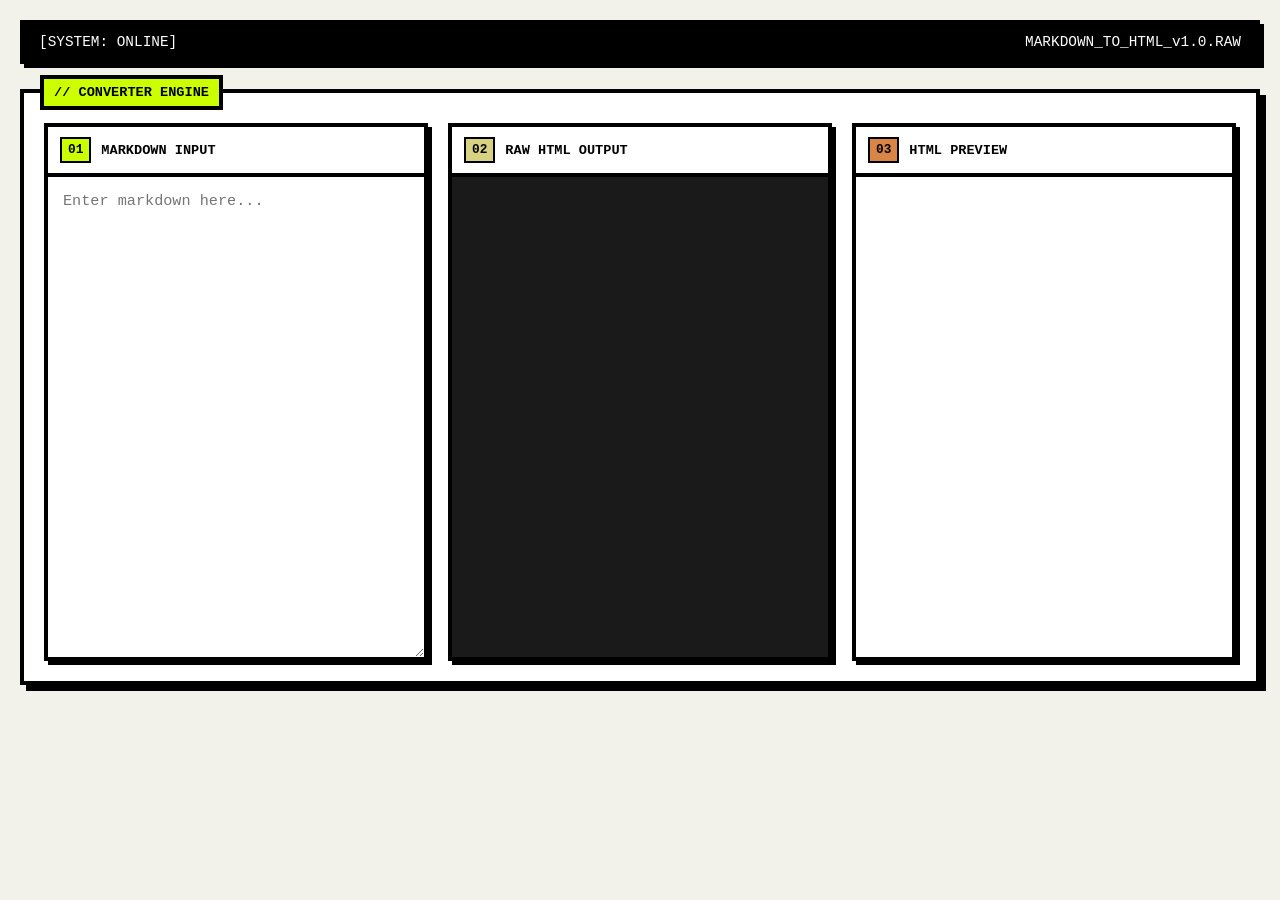
<file: Activities/MarkdownToHTML/index.html>
<!doctype html>
<html lang="en">
  <head>
    <meta charset="UTF-8" />
    <meta name="viewport" content="width=device-width, initial-scale=1.0" />
    <title>Markdown to HTML Converter</title>
    <link rel="stylesheet" href="style.css" />
  </head>
  <body>
    <div class="container">
      <!-- Top Status Bar -->
      <div class="StatusBar">
        <span>[SYSTEM: ONLINE]</span>
        <span>MARKDOWN_TO_HTML_v1.0.RAW</span>
      </div>

      <!-- Main Neo-Brutalist Container -->
      <main class="thebox">
        <span class="b-tag">// CONVERTER ENGINE</span>

        <div class="grid-3">
          <!-- Column 1: Markdown Input -->
          <div class="panel-card">
            <div class="panel-header">
              <span class="badge">01</span>
              <label for="markdown-input" class="mono-text"
                >MARKDOWN INPUT</label
              >
            </div>
            <textarea
              id="markdown-input"
              placeholder="Enter markdown here..."
            ></textarea>
          </div>

          <!-- Column 2: Raw HTML Output -->
          <div class="panel-card">
            <div class="panel-header">
              <span class="badge" style="background-color: var(--accent2)"
                >02</span
              >
              <span class="mono-text">RAW HTML OUTPUT</span>
            </div>
            <div id="html-output"></div>
          </div>

          <!-- Column 3: Rendered Preview -->
          <div class="panel-card">
            <div class="panel-header">
              <span class="badge" style="background-color: var(--accent3)"
                >03</span
              >
              <span class="mono-text">HTML PREVIEW</span>
            </div>
            <div id="preview"></div>
          </div>
        </div>
      </main>
    </div>

    <script src="script.js"></script>
  </body>
</html>
</file>
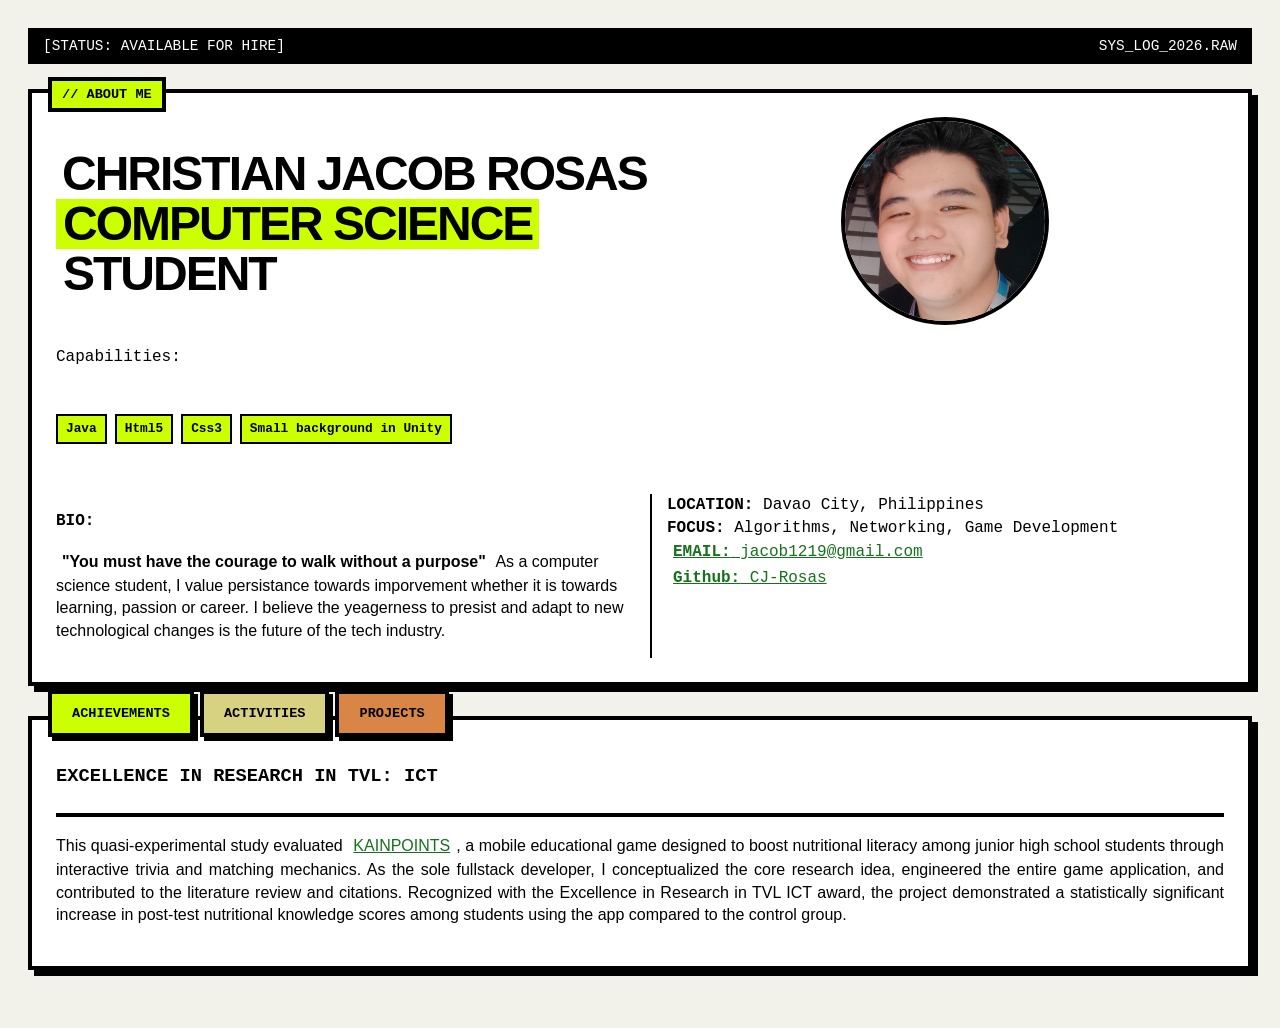
<file: Activities/Portfolio/index.html>
<!doctype html>
<html lang="en">
  <head>
    <meta charset="UTF-8" />
    <meta name="viewport" content="width=device-width, initial-scale=1.0" />
    <link rel="stylesheet" type="text/css" href="design.css" />
    <script src="functions.js" defer></script>
    <title>Portfolio</title>
  </head>
  <body>
    <div class="container">
      <div class="StatusBar">
        <span>[STATUS: AVAILABLE FOR HIRE]</span>
        <span>SYS_LOG_2026.RAW</span>
      </div>

      <header class="thebox" id="start">
        <span class="b-tag"> // ABOUT ME</span>
        <div class="grid-2 intro-item" style="grid-template-columns: 2fr 1fr">
          <div>
            <h1>
              <span class="hero-text">CHRISTIAN JACOB ROSAS</span><br />
              <span
                class="hero-text hero-accent"
                style="background: var(--accent); padding: 0 5px"
                >computer science</span
              ><br />
              <span class="hero-text" style="padding: 0 5px">STUDENT</span>
            </h1>
          </div>

          <div>
            <img
              src="https://cj-rosas.github.io/Assets%20folder/1000153623.jpg"
              alt="pfp"
              height="400"
              width="400"
              class="circular-image"
            />
          </div>
        </div>

        <div class="intro-item">
          <p class="mono-text">Capabilities:</p>
          <div class="badge-list intro-item">
            <h6 class="badge">Java</h6>
            <h6 class="badge">Html5</h6>
            <h6 class="badge">Css3</h6>
            <h6 class="badge">Small background in Unity</h6>
          </div>
        </div>

        <div style="margin-top: 20px" class="grid-2">
          <div class="intro-item">
            <p class="mono-text"><strong>BIO:</strong></p>
            <p>
              <strong class="hero-text"
                >"You must have the courage to walk without a purpose"</strong
              >
              As a computer science student, I value persistance towards
              imporvement whether it is towards learning, passion or career. I
              believe the yeagerness to presist and adapt to new technological
              changes is the future of the tech industry.
            </p>
          </div>
          <div
            class="mono-text intro-item"
            style="border-left: 2px solid var(--main); padding-left: 15px"
          >
            <span><strong>LOCATION:</strong> Davao City, Philippines</span
            ><br />
            <span
              ><strong>FOCUS:</strong> Algorithms, Networking, Game
              Development</span
            ><br />
            <a
              href="mailto:jacob1219@gmail.com"
              style="color: #16701c"
              class="hero-text"
              ><strong>EMAIL:</strong> jacob1219@gmail.com</a
            ><br />
            <a
              href="https://github.com/CJ-Rosas"
              style="color: #16701c"
              class="hero-text"
              ><strong>Github:</strong> CJ-Rosas</a
            >
          </div>
        </div>
      </header>
      <div class="content">
        <section class="theboxbody intro-item">
          <div class="bodyNav intro-item">
            <a
              class="b-button"
              data-target="Achievements"
              style="background-color: #ccff00"
              >Achievements</a
            >
            <a
              class="b-button"
              data-target="Activities"
              style="background-color: #d6d281"
              >Activities</a
            >
            <a
              class="b-button"
              data-target="Projects"
              style="background-color: #d98545"
              >Projects</a
            >
          </div>

          <!--for Achievement-->
          <div class="Panel active" id="Achievements">
            <div class="shelf">
              <div>
                <div class="shelfTitle">
                  <h3>Excellence in Research in TVL: ICT</h3>
                </div>
                <div class="shelfDesc">
                  <p align="justify">
                    This quasi-experimental study evaluated
                    <a
                      style="color: #16701c"
                      class="hero-text"
                      href="https://cj-rosas.github.io/Assets%20folder/KAINPOINTS%20ENHANCING%20NUTRITIONAL%20KNOWLEDGE%20THROUGH%20GAMIFIED%20LEARNING%20APPLICATION.pdf"
                      target="_blank"
                      >KAINPOINTS</a
                    >, a mobile educational game designed to boost nutritional
                    literacy among junior high school students through
                    interactive trivia and matching mechanics. As the sole
                    fullstack developer, I conceptualized the core research
                    idea, engineered the entire game application, and
                    contributed to the literature review and citations.
                    Recognized with the Excellence in Research in TVL ICT award,
                    the project demonstrated a statistically significant
                    increase in post-test nutritional knowledge scores among
                    students using the app compared to the control group.
                  </p>
                </div>
              </div>
            </div>
          </div>

          <!--for Activities-->
          <div class="Panel" id="Activities">
            <div class="shelf">
              <div>
                <a
                  href="https://cj-rosas.github.io/Activities/fashion_blog.html"
                  target="_blank"
                  class="b-button"
                >
                  Fashion Blog
                </a>
              </div>
              <div>
                <p class="mono-text border">
                  An class activity to make a fashion blog.
                </p>
              </div>
            </div>

            <div class="shelf">
              <div>
                <a
                  href="https://cj-rosas.github.io/Activities/Wine%20festival/index.html"
                  target="_blank"
                  class="b-button"
                >
                  Wine Festival
                </a>
              </div>
              <div>
                <p class="mono-text border">
                  An class activity to make a wine festival website that focuses
                  on tables.
                </p>
              </div>
            </div>

            <div class="shelf">
              <div>
                <a
                  href="https://cj-rosas.github.io/Activities/Davie's%20%20Burger/main.html"
                  target="_blank"
                  class="b-button"
                >
                  Davie's Burger
                </a>
              </div>
              <div>
                <p class="mono-text border">
                  An class activity to make a burger website that focuses on
                  flexbox.
                </p>
              </div>
            </div>
          </div>

          <!--for Projects-->
          <div class="Panel" id="Projects">
            <div>
              <div class="badge-list">
                <h3 class="mono-text">
                  <strong
                    ><a href="#start" style="color: #16701c"
                      >Portfolio Website</a
                    ></strong
                  >
                </h3>
                <p class="badge" style="background-color: #ccff00">
                  Status : Completed
                </p>
              </div>
              <div>
                <p class="shelfDesc border mono-text">
                  A responsive portfolio website showcasing my projects and
                  skills.
                </p>
              </div>
            </div>

            <div>
              <div class="badge-list">
                <h3 class="mono-text">
                  <strong
                    ><a href="http://cj-rosas.github.io/Assets%20folder/KainPoints.apk" target="_blank" style="color: #16701c"
                      >KAINPOINTS</a
                    ></strong
                  >
                </h3>
                <p class="badge" style="background-color: #ccff00">
                  Status : Completed
                </p>
              </div>
              <div>
                <p class="shelfDesc border mono-text">
                  A mobile educational game designed to boost nutritional
                  literacy among junior high school students through interactive
                  trivia and matching mechanics.
                </p>
              </div>
            </div>
          </div>
        </section>
      </div>
    </div>
  </body>
</html>
</file>
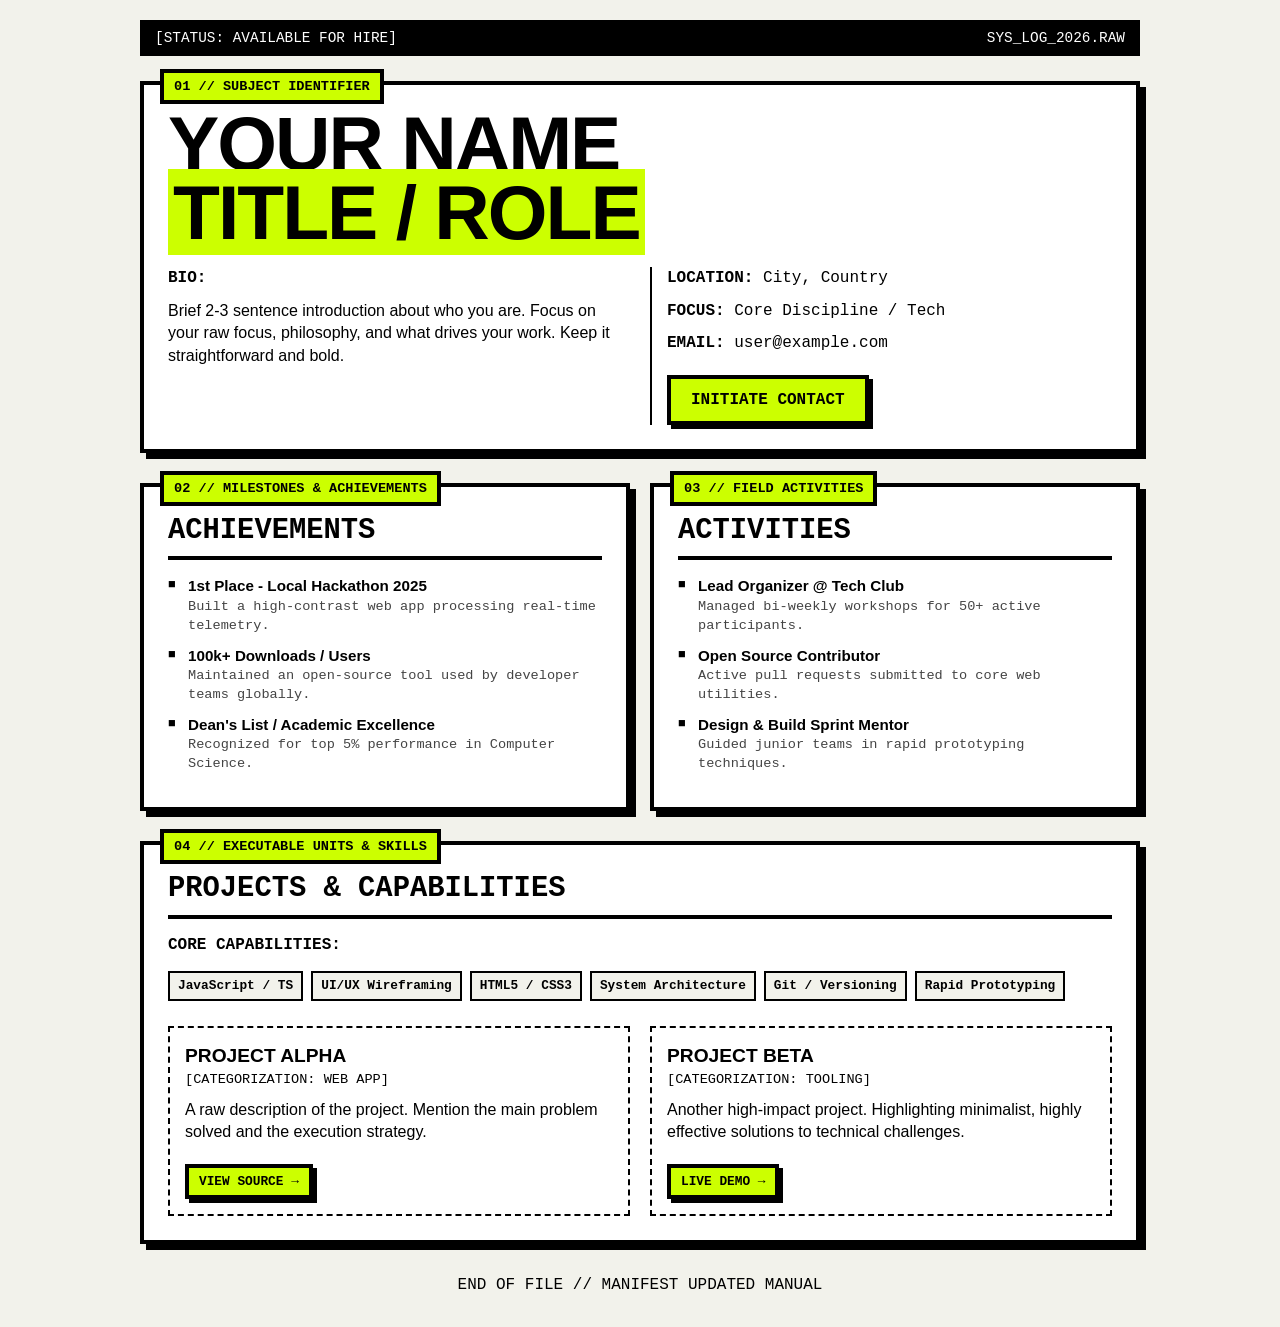
<file: Assets folder/greenReference.html>
<!doctype html>
<html lang="en">
    <head>
        <meta charset="UTF-8" />
        <meta name="viewport" content="width=device-width, initial-scale=1.0" />
        <title>MANIFEST // [YOUR NAME]</title>
        <style>
            /* =========================================================
           1. EASY EDIT VARS: Change colors & styles here
           ========================================================= */
            :root {
                --bg: #f2f2eb;
                --main: #000000;
                --accent: #ccff00; /* Neon Lime/Yellow */
                --white: #ffffff;
                --font-mono: "Courier New", Courier, monospace;
                --font-sans: Arial, Helvetica, sans-serif;
                --border: 4px solid var(--main);
                --shadow: 6px 6px 0px var(--main);
            }

            * {
                box-sizing: border-box;
                margin: 0;
                padding: 0;
            }

            body {
                background-color: var(--bg);
                color: var(--main);
                font-family: var(--font-sans);
                padding: 20px;
                line-height: 1.4;
            }

            /* Brutalist Box Containers */
            .b-box {
                background: var(--white);
                border: var(--border);
                box-shadow: var(--shadow);
                padding: 24px;
                margin-bottom: 30px;
                position: relative;
            }

            .b-tag {
                background: var(--accent);
                border: var(--border);
                display: inline-block;
                font-family: var(--font-mono);
                font-weight: bold;
                font-size: 0.85rem;
                padding: 4px 10px;
                text-transform: uppercase;
                position: absolute;
                top: -16px;
                left: 16px;
            }

            /* Typography */
            h1 {
                font-size: clamp(2.5rem, 6vw, 5rem);
                font-weight: 900;
                text-transform: uppercase;
                letter-spacing: -2px;
                line-height: 0.9;
            }

            h2 {
                font-family: var(--font-mono);
                font-size: 1.8rem;
                text-transform: uppercase;
                margin-bottom: 15px;
                border-bottom: var(--border);
                padding-bottom: 5px;
            }

            h3 {
                font-size: 1.2rem;
                text-transform: uppercase;
                font-weight: 800;
            }

            p {
                font-size: 1rem;
                margin-bottom: 10px;
            }

            .mono-text {
                font-family: var(--font-mono);
            }

            /* Grid Layouts */
            .container {
                max-width: 1000px;
                margin: 0 auto;
            }

            .grid-2 {
                display: grid;
                grid-template-columns: repeat(auto-fit, minmax(280px, 1fr));
                gap: 20px;
            }

            /* Header Marquee Bar */
            .status-bar {
                background: var(--main);
                color: var(--white);
                font-family: var(--font-mono);
                padding: 8px 15px;
                font-size: 0.9rem;
                margin-bottom: 25px;
                display: flex;
                justify-content: space-between;
                align-items: center;
            }

            /* List Items & Badges */
            ul {
                list-style: none;
            }

            ul li {
                position: relative;
                padding-left: 20px;
                margin-bottom: 10px;
                font-size: 0.95rem;
            }

            ul li::before {
                content: "■";
                position: absolute;
                left: 0;
                font-size: 0.8rem;
            }

            .badge-list {
                display: flex;
                flex-wrap: wrap;
                gap: 8px;
                margin-top: 15px;
            }

            .badge {
                background: var(--bg);
                border: 2px solid var(--main);
                font-family: var(--font-mono);
                font-size: 0.8rem;
                font-weight: bold;
                padding: 4px 8px;
            }

            /* Interactive Brutalist Buttons */
            .b-button {
                display: inline-block;
                background: var(--accent);
                border: var(--border);
                box-shadow: 4px 4px 0px var(--main);
                color: var(--main);
                font-family: var(--font-mono);
                font-weight: bold;
                text-decoration: none;
                padding: 10px 20px;
                margin-top: 10px;
                text-transform: uppercase;
                transition: all 0.1s ease;
            }

            .b-button:hover {
                transform: translate(-2px, -2px);
                box-shadow: 6px 6px 0px var(--main);
            }

            .b-button:active {
                transform: translate(2px, 2px);
                box-shadow: 2px 2px 0px var(--main);
            }
        </style>
    </head>
    <body>
        <div class="container">
            <!-- STATUS BAR HEADER -->
            <div class="status-bar">
                <span>[STATUS: AVAILABLE FOR HIRE]</span>
                <span>SYS_LOG_2026.RAW</span>
            </div>

            <!-- HERO / ABOUT ME SECTION -->
            <header class="b-box">
                <span class="b-tag">01 // SUBJECT IDENTIFIER</span>
                <h1>
                    YOUR NAME<br /><span
                        style="background: var(--accent); padding: 0 5px"
                        >TITLE / ROLE</span
                    >
                </h1>

                <div style="margin-top: 20px" class="grid-2">
                    <div>
                        <p class="mono-text"><strong>BIO:</strong></p>
                        <p>
                            Brief 2-3 sentence introduction about who you are.
                            Focus on your raw focus, philosophy, and what drives
                            your work. Keep it straightforward and bold.
                        </p>
                    </div>
                    <div
                        class="mono-text"
                        style="
                            border-left: 2px solid var(--main);
                            padding-left: 15px;
                        "
                    >
                        <p><strong>LOCATION:</strong> City, Country</p>
                        <p><strong>FOCUS:</strong> Core Discipline / Tech</p>
                        <p><strong>EMAIL:</strong> user@example.com</p>
                        <a href="mailto:user@example.com" class="b-button"
                            >INITIATE CONTACT</a
                        >
                    </div>
                </div>
            </header>

            <!-- MAIN CONTENT GRID -->
            <div class="grid-2">
                <!-- ACHIEVEMENTS SECTION -->
                <section class="b-box">
                    <span class="b-tag">02 // MILESTONES & ACHIEVEMENTS</span>
                    <h2>ACHIEVEMENTS</h2>
                    <ul>
                        <li>
                            <strong>1st Place - Local Hackathon 2025</strong>
                            <p
                                class="mono-text"
                                style="font-size: 0.85rem; color: #444"
                            >
                                Built a high-contrast web app processing
                                real-time telemetry.
                            </p>
                        </li>
                        <li>
                            <strong>100k+ Downloads / Users</strong>
                            <p
                                class="mono-text"
                                style="font-size: 0.85rem; color: #444"
                            >
                                Maintained an open-source tool used by developer
                                teams globally.
                            </p>
                        </li>
                        <li>
                            <strong>Dean's List / Academic Excellence</strong>
                            <p
                                class="mono-text"
                                style="font-size: 0.85rem; color: #444"
                            >
                                Recognized for top 5% performance in Computer
                                Science.
                            </p>
                        </li>
                    </ul>
                </section>

                <!-- ACTIVITIES SECTION -->
                <section class="b-box">
                    <span class="b-tag">03 // FIELD ACTIVITIES</span>
                    <h2>ACTIVITIES</h2>
                    <ul>
                        <li>
                            <strong>Lead Organizer @ Tech Club</strong>
                            <p
                                class="mono-text"
                                style="font-size: 0.85rem; color: #444"
                            >
                                Managed bi-weekly workshops for 50+ active
                                participants.
                            </p>
                        </li>
                        <li>
                            <strong>Open Source Contributor</strong>
                            <p
                                class="mono-text"
                                style="font-size: 0.85rem; color: #444"
                            >
                                Active pull requests submitted to core web
                                utilities.
                            </p>
                        </li>
                        <li>
                            <strong>Design & Build Sprint Mentor</strong>
                            <p
                                class="mono-text"
                                style="font-size: 0.85rem; color: #444"
                            >
                                Guided junior teams in rapid prototyping
                                techniques.
                            </p>
                        </li>
                    </ul>
                </section>
            </div>

            <!-- PROJECTS & SKILLS SECTION -->
            <section class="b-box">
                <span class="b-tag">04 // EXECUTABLE UNITS & SKILLS</span>
                <h2>PROJECTS & CAPABILITIES</h2>

                <!-- SKILLS SUMMARY -->
                <div style="margin-bottom: 25px">
                    <p class="mono-text"><strong>CORE CAPABILITIES:</strong></p>
                    <div class="badge-list">
                        <span class="badge">JavaScript / TS</span>
                        <span class="badge">UI/UX Wireframing</span>
                        <span class="badge">HTML5 / CSS3</span>
                        <span class="badge">System Architecture</span>
                        <span class="badge">Git / Versioning</span>
                        <span class="badge">Rapid Prototyping</span>
                    </div>
                </div>

                <!-- PROJECTS LIST -->
                <div class="grid-2">
                    <div style="border: 2px dashed var(--main); padding: 15px">
                        <h3>PROJECT ALPHA</h3>
                        <p class="mono-text" style="font-size: 0.85rem">
                            [CATEGORIZATION: WEB APP]
                        </p>
                        <p style="margin-top: 10px">
                            A raw description of the project. Mention the main
                            problem solved and the execution strategy.
                        </p>
                        <a
                            href="#"
                            class="b-button"
                            style="font-size: 0.8rem; padding: 5px 10px"
                            >VIEW SOURCE →</a
                        >
                    </div>

                    <div style="border: 2px dashed var(--main); padding: 15px">
                        <h3>PROJECT BETA</h3>
                        <p class="mono-text" style="font-size: 0.85rem">
                            [CATEGORIZATION: TOOLING]
                        </p>
                        <p style="margin-top: 10px">
                            Another high-impact project. Highlighting
                            minimalist, highly effective solutions to technical
                            challenges.
                        </p>
                        <a
                            href="#"
                            class="b-button"
                            style="font-size: 0.8rem; padding: 5px 10px"
                            >LIVE DEMO →</a
                        >
                    </div>
                </div>
            </section>

            <!-- FOOTER -->
            <footer
                style="
                    text-align: center;
                    font-family: var(--font-mono);
                    font-size: 0.8rem;
                    margin-top: 20px;
                "
            >
                <p>END OF FILE // MANIFEST UPDATED MANUAL</p>
            </footer>
        </div>
    </body>
</html>
</file>
<file: Activities/MarkdownToHTML/style.css>
:root {
  --bg: #f2f2eb;
  --main: #000000;
  --accent: #ccff00; /* Neon Lime */
  --accent2: #d6d281;
  --accent3: #d98545;
  --focused: #c7c40c;
  --white: #ffffff;
  --font-mono: "Courier New", Courier, monospace;
  --font-sans: Arial, Helvetica, sans-serif;
  --border: 4px solid var(--main);
  --shadow: 6px 6px 0px var(--main);
}

* {
  box-sizing: border-box;
}

body {
  background-color: var(--bg);
  color: var(--main);
  font-family: var(--font-sans);
  padding: 20px;
  margin: 0;
  line-height: 1.4;
}

.container {
  max-width: 1400px;
  margin: 0 auto;
}

/* Top Status Bar */
.StatusBar {
  background: var(--main);
  color: var(--white);
  font-family: var(--font-mono);
  padding: 8px 15px;
  font-size: 0.9rem;
  margin-bottom: 25px;
  display: flex;
  justify-content: space-between;
  align-items: center;
  border: var(--border);
  box-shadow: 4px 4px 0px var(--main);
}

/* Main Box with Tag */
.thebox {
  background: var(--white);
  border: var(--border);
  box-shadow: var(--shadow);
  padding: 30px 20px 20px 20px;
  position: relative;
}

.b-tag {
  background: var(--accent);
  border: var(--border);
  display: inline-block;
  font-family: var(--font-mono);
  font-weight: bold;
  font-size: 0.85rem;
  padding: 4px 10px;
  text-transform: uppercase;
  position: absolute;
  top: -18px;
  left: 16px;
}

/* 3-Column Layout */
.grid-3 {
  display: grid;
  grid-template-columns: repeat(auto-fit, minmax(280px, 1fr));
  gap: 20px;
}

/* Panel Card Container */
.panel-card {
  display: flex;
  flex-direction: column;
  background: var(--bg);
  border: var(--border);
  box-shadow: 4px 4px 0px var(--main);
}

.panel-header {
  background: var(--white);
  border-bottom: var(--border);
  padding: 10px 12px;
  display: flex;
  align-items: center;
  gap: 10px;
}

.badge {
  background: var(--accent);
  border: 2px solid var(--main);
  font-family: var(--font-mono);
  font-size: 0.8rem;
  font-weight: bold;
  padding: 2px 6px;
}

.mono-text {
  font-family: var(--font-mono);
  font-weight: bold;
  font-size: 0.85rem;
}

/* Input / Output Areas */
#markdown-input,
#html-output,
#preview {
  width: 100%;
  height: 480px;
  padding: 15px;
  border: none;
  font-size: 0.95rem;
  overflow-y: auto;
  outline: none;
}

#markdown-input {
  font-family: var(--font-mono);
  background-color: var(--white);
  color: var(--main);
  resize: vertical;
}

#markdown-input:focus {
  background-color: #fafaa3;
}

#html-output {
  font-family: var(--font-mono);
  white-space: pre-wrap;
  background-color: #1a1a1a;
  color: var(--accent);
  word-break: break-all;
}

#preview {
  background-color: var(--white);
  color: var(--main);
}

/* Rendered Preview Elements */
#preview h1,
#preview h2,
#preview h3 {
  font-family: var(--font-sans);
  font-weight: 900;
  text-transform: uppercase;
  margin-top: 0;
  border-bottom: 3px solid var(--main);
  padding-bottom: 4px;
}

#preview blockquote {
  margin: 12px 0;
  padding: 10px 15px;
  background: var(--bg);
  border: var(--border);
  border-left: 8px solid var(--main);
  font-family: var(--font-mono);
}

#preview a {
  color: var(--main);
  background-color: var(--accent);
  padding: 0 4px;
  font-weight: bold;
  text-decoration: none;
  border: 1px solid var(--main);
}

#preview a:hover {
  background-color: var(--main);
  color: var(--accent);
}

#preview img {
  max-width: 100%;
  height: auto;
  border: var(--border);
  box-shadow: 3px 3px 0px var(--main);
}
</file>
<file: Activities/Portfolio/design.css>
/*References*/

:root {
  --bg: #f2f2eb;
  --main: #000000;
  --accent: #ccff00; /* Neon Lime/Yellow */
  --accent2: #d6d281;
  --accent3: #d98545;
  --focused: #c7c40c;
  --white: #ffffff;
  --font-mono: "Courier New", Courier, monospace;
  --font-sans: Arial, Helvetica, sans-serif;
  --border: 4px solid var(--main);
  --shadow: 6px 6px 0px var(--main);
}

body {
  background-color: var(--bg);
  color: var(--main);
  font-family: var(--font-sans);
  padding: 20px;
  line-height: 1.4;
}

.StatusBar {
  background: var(--main);
  color: var(--white);
  font-family: var(--font-mono);
  padding: 8px 15px;
  font-size: 0.9rem;
  margin-bottom: 25px;
  display: flex;
  justify-content: space-between;
  align-items: center;
}

.thebox {
  background: var(--white);
  border: var(--border);
  box-shadow: var(--shadow);
  padding: 24px;
  margin-bottom: 30px;
  position: relative;
}

.theboxbody {
  display: flex;
  background: var(--white);
  border: var(--border);
  box-shadow: var(--shadow);
  padding: 24px;
  margin-bottom: 30px;
  position: relative;
}

.bodyNav {
  display: flex;
  flex-wrap: nowrap;
  gap: 6px;
  position: absolute;
  top: -30px;
  left: 16px;
  right: 16px;
}

.b-tag {
  background: var(--accent);
  border: var(--border);
  display: inline-block;
  font-family: var(--font-mono);
  font-weight: bold;
  font-size: 0.85rem;
  padding: 4px 10px;
  text-transform: uppercase;
  position: absolute;
  top: -16px;
  left: 16px;
}

.b-button {
  display: inline-block;
  background: var(--accent);
  border: var(--border);
  box-shadow: 4px 4px 0px var(--main);
  color: var(--main);
  font-family: var(--font-mono);
  font-weight: bold;
  text-decoration: none;
  padding: 10px 20px;
  margin-top: 10px;
  text-transform: uppercase;
  transition: all 0.1s ease;
}

.b-button:hover {
  transform: translate(-2px, -2px);
  box-shadow: 6px 6px 0px var(--main);
}

.b-button:focus {
  background-color: var(--focused);
}

.hero-text {
  display: inline-block;
  padding: 0 4px; /* Horizontal padding only */
  margin: 0; /* Prevents line gap expansion */
  border: 2px solid transparent; /* Prevents layout shift on hover */
  transition:
    transform 0.15s ease,
    box-shadow 0.15s ease,
    background-color 0.15s ease,
    border-color 0.15s ease;
  cursor: pointer;
}

/* Retains default highlight for computer science */
.hero-accent {
  background-color: var(--accent);
}

.hero-text:hover {
  transform: translate(-3px, -3px);
  box-shadow: 3px 3px 0px var(--main); /* Neo-brutalist drop shadow[cite: 1] */
  background-color: var(--accent);
  color: var(--main);
  border-color: var(--main);
}

.bodyNav .b-button {
  padding: clamp(4px, 1.5vw, 10px) clamp(8px, 3vw, 20px);
  font-size: clamp(0.65rem, 2.5vw, 0.85rem);
  margin-top: 0;
}

.grid-2 {
  display: grid;
  grid-template-columns: repeat(auto-fit, minmax(280px, 1fr));
  gap: 20px;
}

.grid-2 img {
  max-width: 100%;
  height: auto;
  display: block;
}

.border {
  margin-bottom: 10px;
  border-bottom: var(--border);
  padding-bottom: 5px;
}

.Panel {
  width: 100%;
  display: none;
}

.Panel.active {
  display: block;
}

.shelf {
  display: flex;
  flex-direction: column;
  flex-wrap: wrap;
  justify-content: flex-start;
  align-items: stretch;
  align-content: stretch;
  gap: 8px;
}

.shelf #Projects {
  display: flex;
  flex-direction: column;
  flex-wrap: wrap;
  justify-content: flex-start;
  align-items: stretch;
  align-content: stretch;
  gap: 8px;
}

.shelfDesc {
  grid-row-start: 2;
}

.shelfTitle {
  font-family: var(--font-mono);
  text-transform: uppercase;
  margin-bottom: 10px;
  border-bottom: var(--border);
  padding-bottom: 5px;
  min-width: 0;
}

.shelfTitle .h3 {
  overflow-wrap: break-word;
}

.badge {
  background: var(--accent);
  border: 2px solid var(--main);
  font-family: var(--font-mono);
  font-size: 0.8rem;
  font-weight: bold;
  padding: 4px 8px;
}

.badge-list {
  display: flex;
  flex-wrap: wrap;
  gap: 8px;
  margin-top: 15px;
}

#Achievements {
  visibility: visible;
}

#Activities {
  visibility: visible;
}

.circular-image {
  width: 200px;
  height: 200px;
  aspect-ratio: 1 / 1;
  border-radius: 50%;
  object-fit: cover; /* Prevents distortion if the image isn't natively square */
  border: var(--border);
  display: block;
}

/*Font stuff*/
h1 {
  font-size: clamp(1.8rem, 4.5vw, 3rem);
  font-weight: 900;
  text-transform: uppercase;
  letter-spacing: -2px;
  line-height: 0.95;
}

.hoverAnim:hover {
  transform: translate(-2px, -2px);
}

.mono-text {
  font-family: var(--font-mono);
}

.ripple {
  position: fixed;
  border-radius: 50%;
  border: 3px solid var(--ripple-color, var(--accent));
  pointer-events: none;
  transform: translate(-50%, -50%) scale(0);
  opacity: 1;
  animation: ripple-pop 0.9s ease-out forwards;
  z-index: 9999;
}

@keyframes ripple-pop {
  0%   { transform: translate(-50%, -50%) scale(0);  opacity: 1; }
  100% { transform: translate(-50%, -50%) scale(22); opacity: 0; }
}
/* Fade/slide animation for About Me content, replays each time it enters view */
.intro-item {
opacity: 0;
transform: translateY(18px);
transition: opacity 0.5s ease, transform 0.5s ease;
}

.intro-item.in-view {
opacity: 1;
transform: translateY(0);
}

/* Small pop when a tab panel becomes active (transition only, no intro) */
.Panel.active {
animation: panel-pop 0.3s ease;
}

@keyframes panel-pop {
0% { opacity: 0; transform: scale(0.96) translateY(6px); }
100% { opacity: 1; transform: scale(1) translateY(0); }
}
</file>
